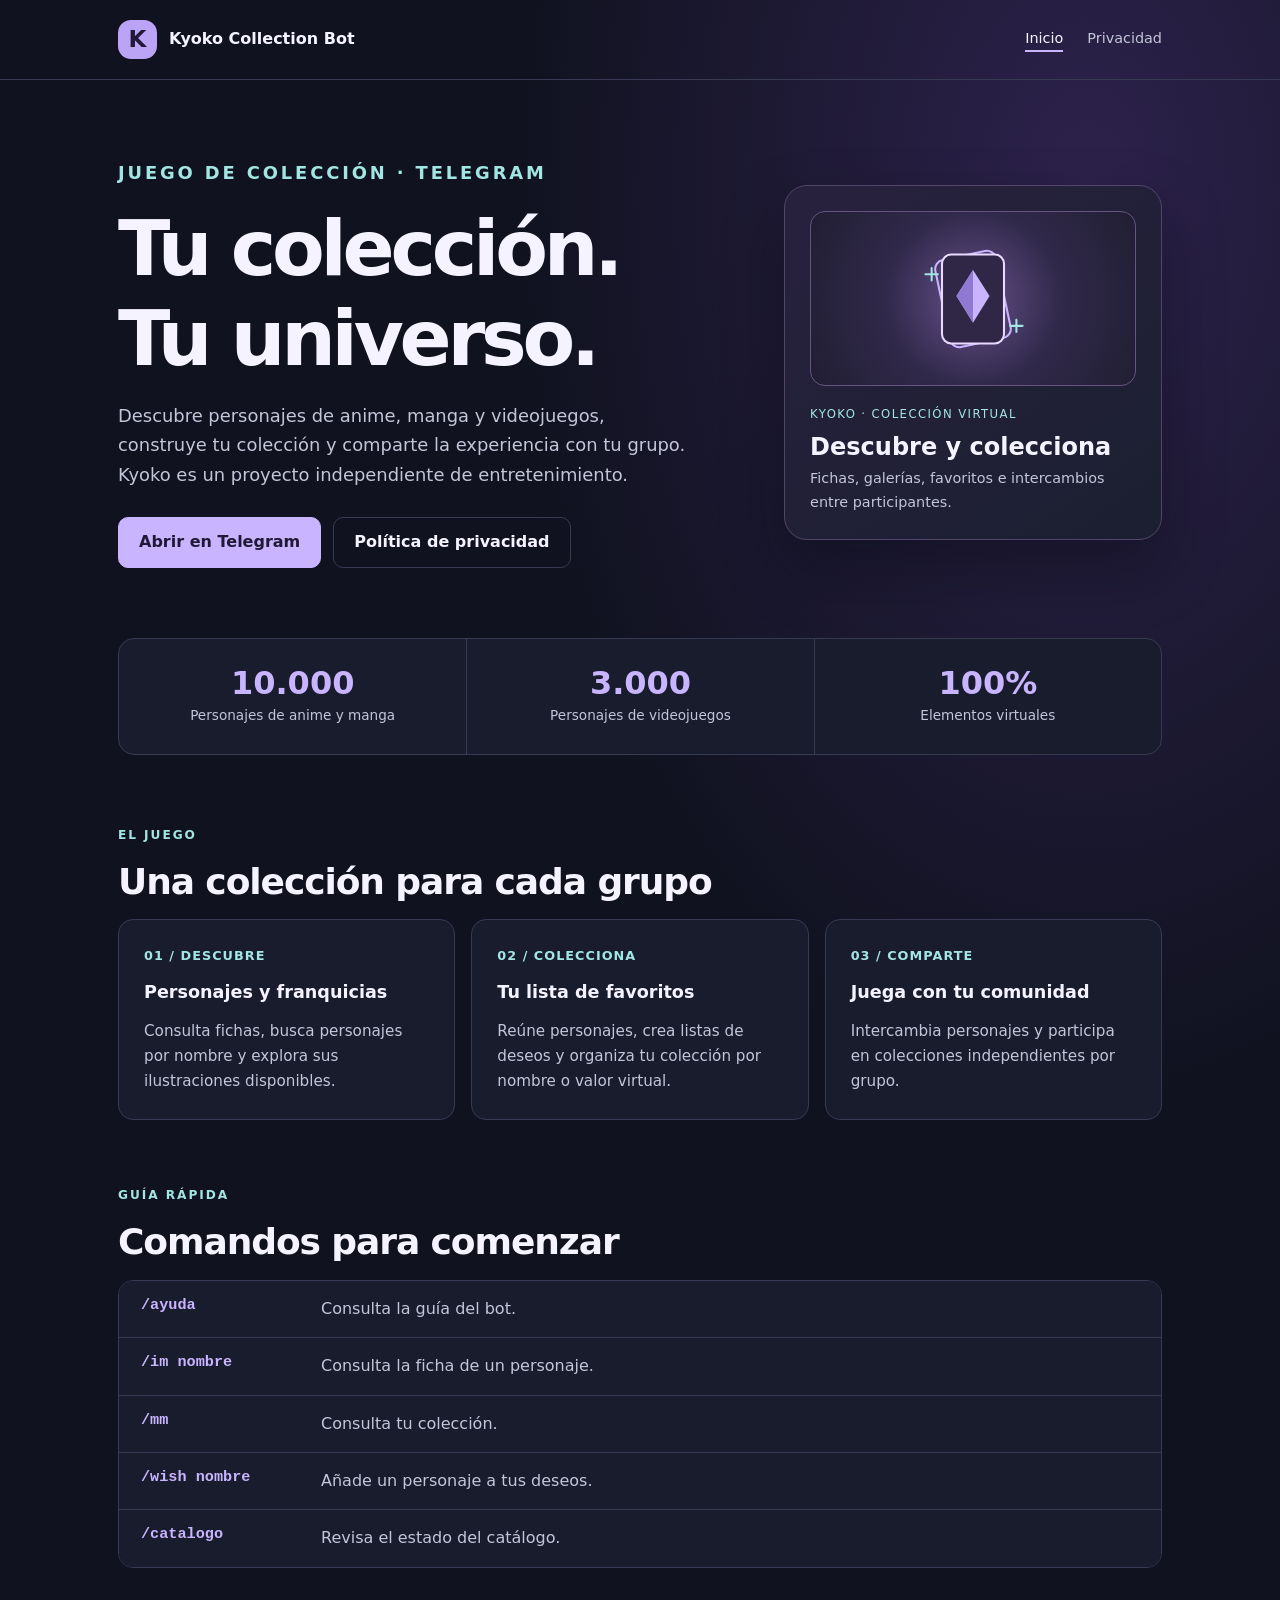
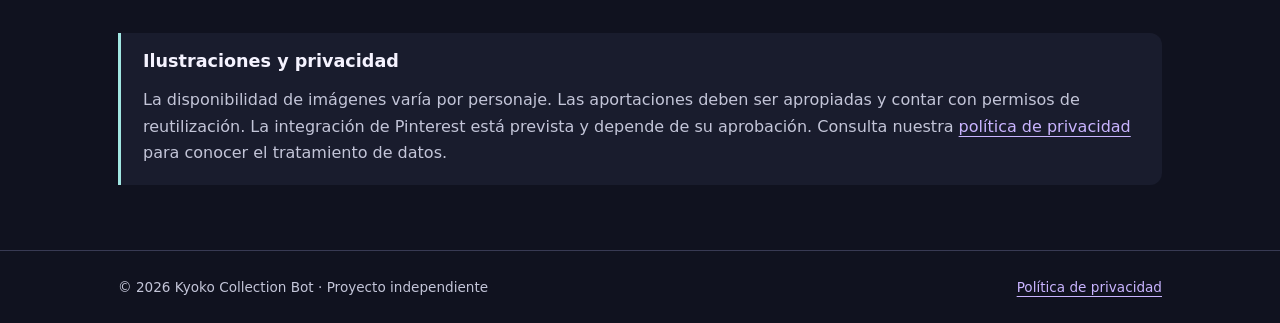
<file: index.html>
<!doctype html>
<html lang="es"><head><meta charset="utf-8"><meta name="viewport" content="width=device-width, initial-scale=1"><meta name="description" content="Kyoko Collection Bot, un juego de colección de personajes ficticios de anime, manga y videojuegos en Telegram."><title>Kyoko Collection Bot — Inicio</title><link rel="stylesheet" href="styles.css"></head><body>
<a class="skip" href="#contenido">Ir al contenido</a>
<header><div class="wrap nav"><a class="brand" href="index.html"><span class="mark" aria-hidden="true">K</span> Kyoko Collection Bot</a><nav aria-label="Navegación principal"><a href="index.html" aria-current="page">Inicio</a><a href="privacy.html">Privacidad</a></nav></div></header>
<main class="wrap" id="contenido"><section class="hero"><div><p class="eyebrow">Juego de colección · Telegram</p><h1>Tu colección.<br>Tu universo.</h1><p>Descubre personajes de anime, manga y videojuegos, construye tu colección y comparte la experiencia con tu grupo. Kyoko es un proyecto independiente de entretenimiento.</p><div class="actions"><a class="btn primary" href="https://t.me/KyokoMudaeBot">Abrir en Telegram</a><a class="btn" href="privacy.html">Política de privacidad</a></div></div><div class="preview"><div class="illustration" aria-hidden="true"><svg viewBox="0 0 120 120" fill="none" xmlns="http://www.w3.org/2000/svg"><rect x="30" y="17" width="60" height="86" rx="9" stroke="#c9b4ff" stroke-width="2" transform="rotate(-12 60 60)"/><rect x="30" y="17" width="60" height="86" rx="9" fill="#302746" stroke="#e7d9ff" stroke-width="2"/><path d="M60 32 76 57 60 83 44 57Z" fill="#c9b4ff"/><path d="M60 32 60 83 44 57Z" fill="#8f79d2"/><path d="M20 30v12m-6-6h12m76 44v12m-6-6h12" stroke="#a1e6e2" stroke-width="2" stroke-linecap="round"/></svg></div><p class="caption">Kyoko · Colección virtual</p><h3>Descubre y colecciona</h3><p>Fichas, galerías, favoritos e intercambios entre participantes.</p></div></section>
<div class="stats" aria-label="Catálogo objetivo"><div class="stat"><strong>10.000</strong><span>Personajes de anime y manga</span></div><div class="stat"><strong>3.000</strong><span>Personajes de videojuegos</span></div><div class="stat"><strong>100%</strong><span>Elementos virtuales</span></div></div>
<section class="section"><p class="eyebrow">El juego</p><h2>Una colección para cada grupo</h2><div class="cards"><article class="card"><div class="num">01 / DESCUBRE</div><h3>Personajes y franquicias</h3><p>Consulta fichas, busca personajes por nombre y explora sus ilustraciones disponibles.</p></article><article class="card"><div class="num">02 / COLECCIONA</div><h3>Tu lista de favoritos</h3><p>Reúne personajes, crea listas de deseos y organiza tu colección por nombre o valor virtual.</p></article><article class="card"><div class="num">03 / COMPARTE</div><h3>Juega con tu comunidad</h3><p>Intercambia personajes y participa en colecciones independientes por grupo.</p></article></div></section>
<section class="section"><p class="eyebrow">Guía rápida</p><h2>Comandos para comenzar</h2><div class="commands"><div class="command"><code>/ayuda</code><span>Consulta la guía del bot.</span></div><div class="command"><code>/im nombre</code><span>Consulta la ficha de un personaje.</span></div><div class="command"><code>/mm</code><span>Consulta tu colección.</span></div><div class="command"><code>/wish nombre</code><span>Añade un personaje a tus deseos.</span></div><div class="command"><code>/catalogo</code><span>Revisa el estado del catálogo.</span></div></div></section>
<section class="section"><div class="note"><h3>Ilustraciones y privacidad</h3><p>La disponibilidad de imágenes varía por personaje. Las aportaciones deben ser apropiadas y contar con permisos de reutilización. La integración de Pinterest está prevista y depende de su aprobación. Consulta nuestra <a href="privacy.html">política de privacidad</a> para conocer el tratamiento de datos.</p></div></section></main>
<footer><div class="wrap foot"><span>© 2026 Kyoko Collection Bot · Proyecto independiente</span><a href="privacy.html">Política de privacidad</a></div></footer></body></html>
</file>
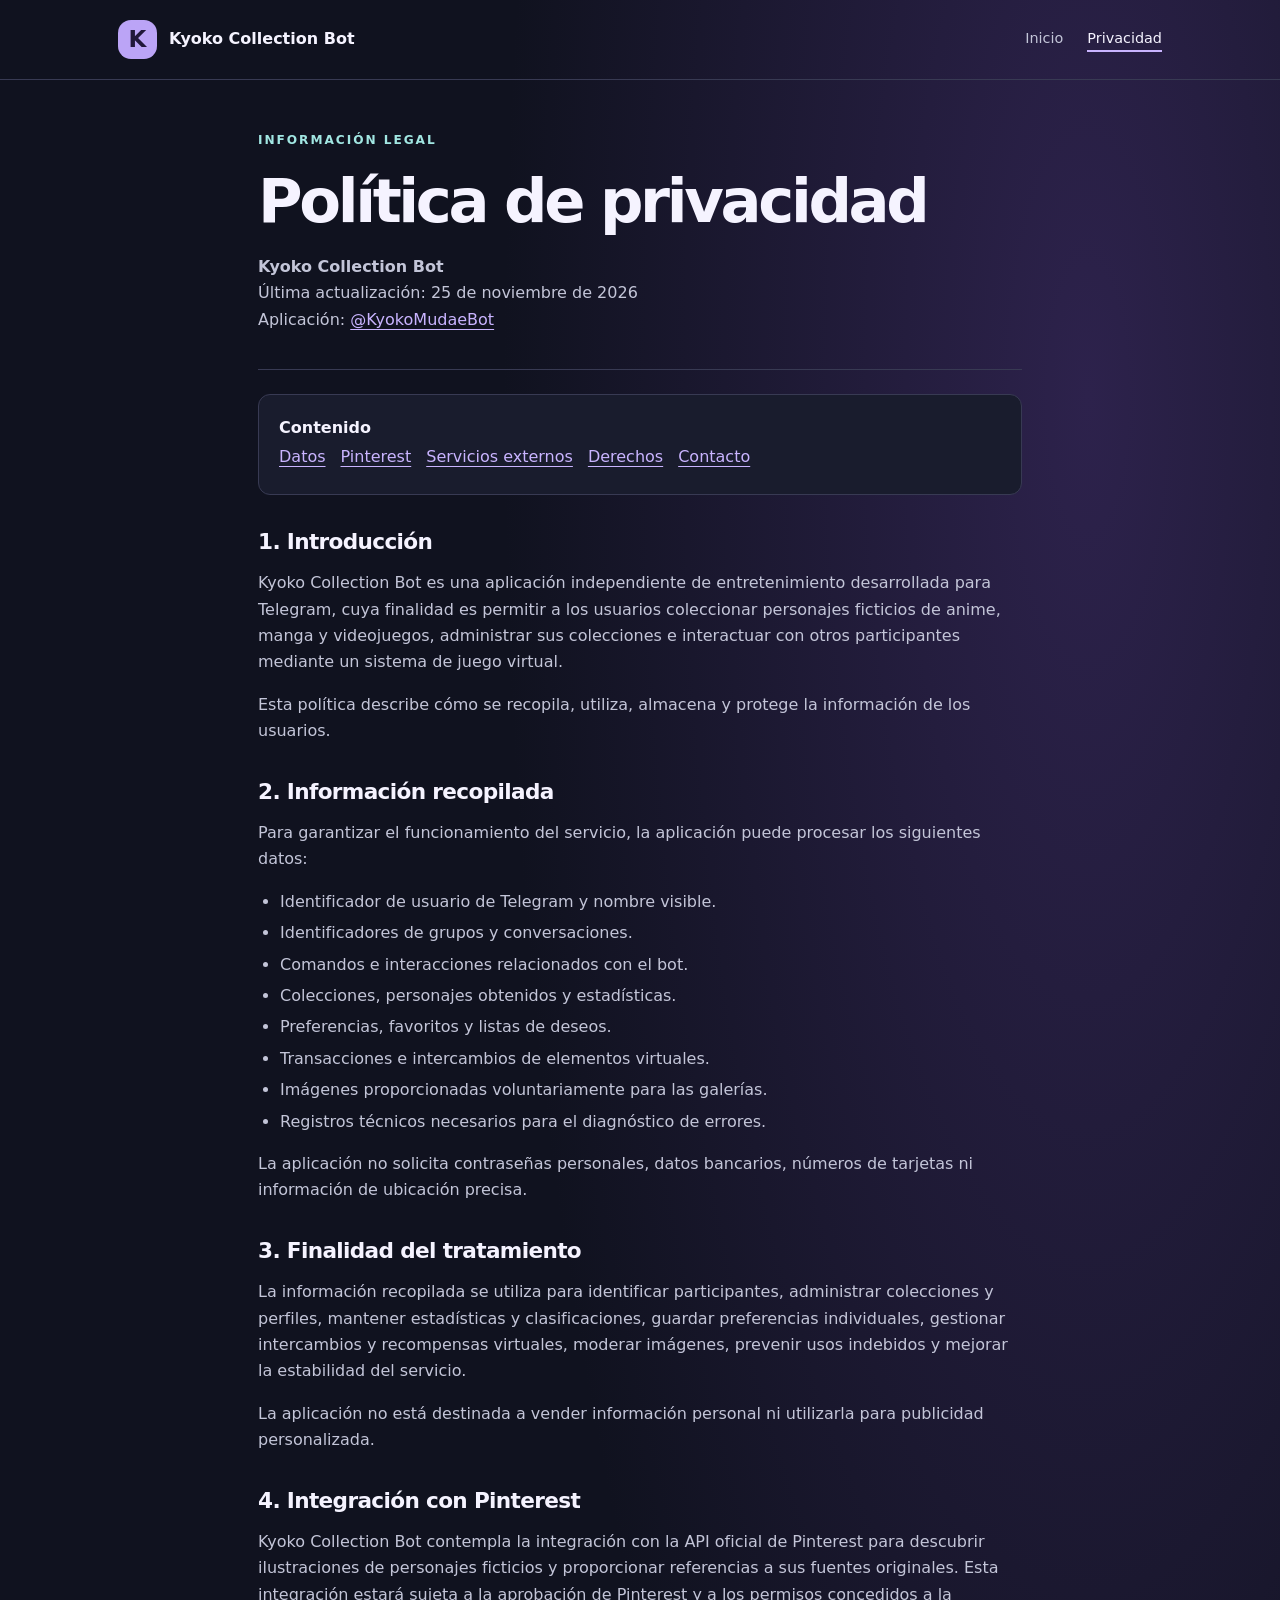
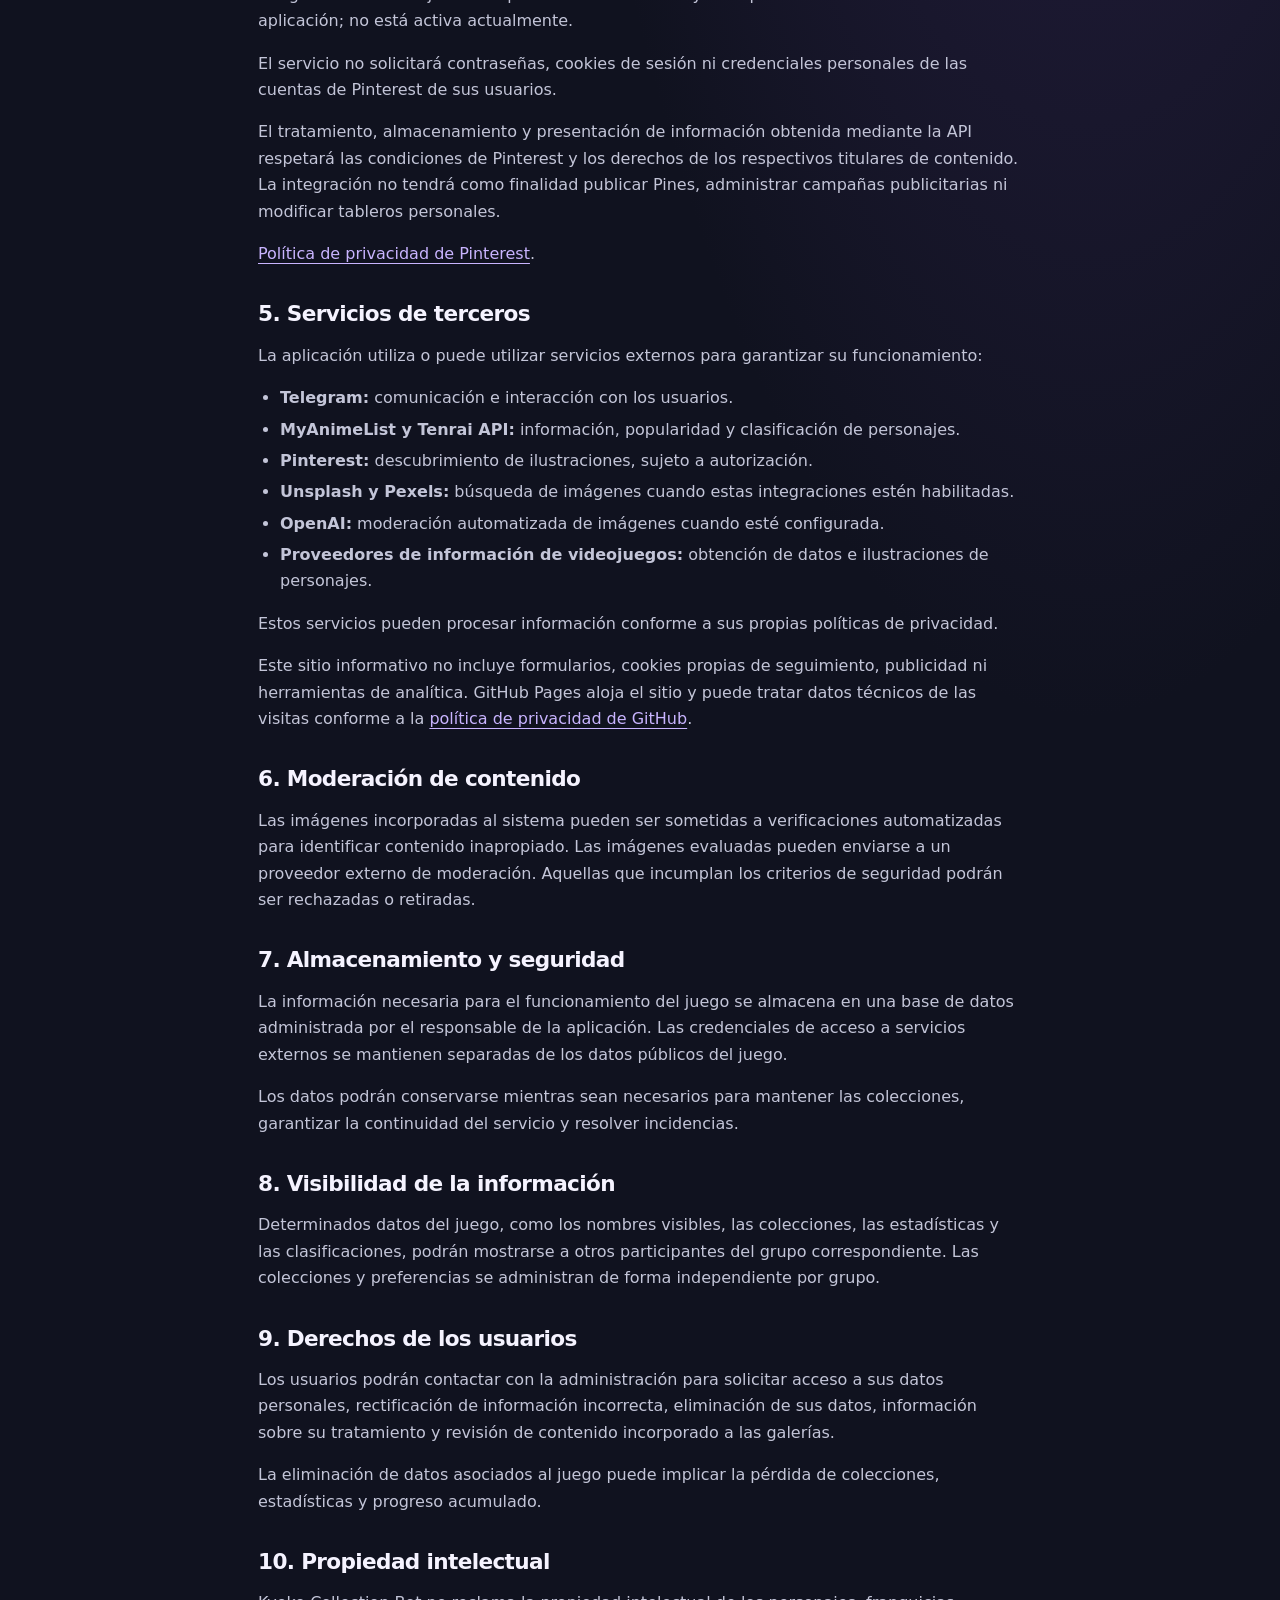
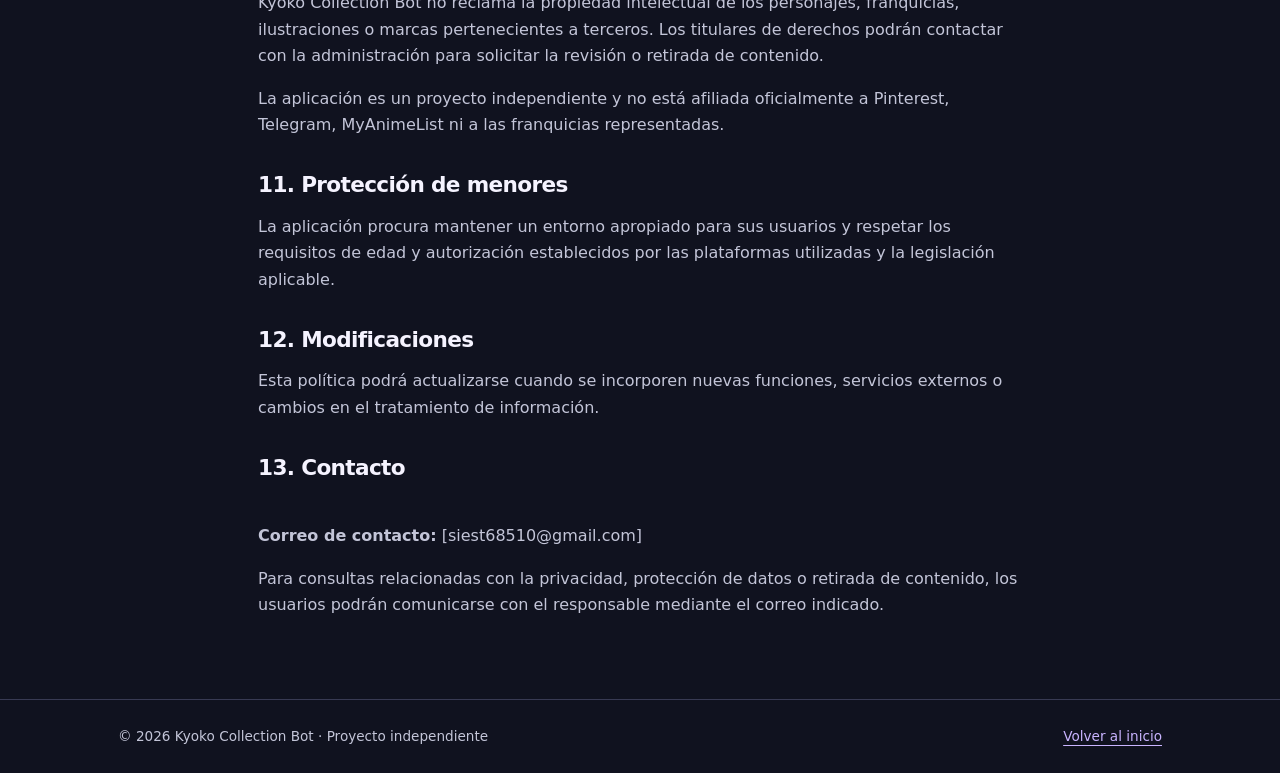
<file: privacy.html>
<!doctype html><html lang="es"><head><meta charset="utf-8"><meta name="viewport" content="width=device-width, initial-scale=1"><meta name="description" content="Política de privacidad de Kyoko Collection Bot: tratamiento de datos, servicios externos y derechos de los usuarios."><title>Política de privacidad — Kyoko Collection Bot</title><link rel="stylesheet" href="styles.css"></head><body>
<a class="skip" href="#contenido">Ir al contenido</a><header><div class="wrap nav"><a class="brand" href="index.html"><span class="mark" aria-hidden="true">K</span> Kyoko Collection Bot</a><nav aria-label="Navegación principal"><a href="index.html">Inicio</a><a href="privacy.html" aria-current="page">Privacidad</a></nav></div></header>
<main class="wrap policy" id="contenido"><p class="eyebrow">Información legal</p><h1>Política de privacidad</h1><div class="meta"><p><strong>Kyoko Collection Bot</strong><br>Última actualización: 25 de noviembre de 2026<br>Aplicación: <a href="https://t.me/KyokoMudaeBot">@KyokoMudaeBot</a></p></div>
<nav class="toc" aria-label="Contenido de la política"><strong>Contenido</strong><br><a href="#datos">Datos</a><a href="#pinterest">Pinterest</a><a href="#terceros">Servicios externos</a><a href="#derechos">Derechos</a><a href="#contacto">Contacto</a></nav>
<section><h2>1. Introducción</h2><p>Kyoko Collection Bot es una aplicación independiente de entretenimiento desarrollada para Telegram, cuya finalidad es permitir a los usuarios coleccionar personajes ficticios de anime, manga y videojuegos, administrar sus colecciones e interactuar con otros participantes mediante un sistema de juego virtual.</p><p>Esta política describe cómo se recopila, utiliza, almacena y protege la información de los usuarios.</p></section>
<section id="datos"><h2>2. Información recopilada</h2><p>Para garantizar el funcionamiento del servicio, la aplicación puede procesar los siguientes datos:</p><ul><li>Identificador de usuario de Telegram y nombre visible.</li><li>Identificadores de grupos y conversaciones.</li><li>Comandos e interacciones relacionados con el bot.</li><li>Colecciones, personajes obtenidos y estadísticas.</li><li>Preferencias, favoritos y listas de deseos.</li><li>Transacciones e intercambios de elementos virtuales.</li><li>Imágenes proporcionadas voluntariamente para las galerías.</li><li>Registros técnicos necesarios para el diagnóstico de errores.</li></ul><p>La aplicación no solicita contraseñas personales, datos bancarios, números de tarjetas ni información de ubicación precisa.</p></section>
<section><h2>3. Finalidad del tratamiento</h2><p>La información recopilada se utiliza para identificar participantes, administrar colecciones y perfiles, mantener estadísticas y clasificaciones, guardar preferencias individuales, gestionar intercambios y recompensas virtuales, moderar imágenes, prevenir usos indebidos y mejorar la estabilidad del servicio.</p><p>La aplicación no está destinada a vender información personal ni utilizarla para publicidad personalizada.</p></section>
<section id="pinterest"><h2>4. Integración con Pinterest</h2><p>Kyoko Collection Bot contempla la integración con la API oficial de Pinterest para descubrir ilustraciones de personajes ficticios y proporcionar referencias a sus fuentes originales. Esta integración estará sujeta a la aprobación de Pinterest y a los permisos concedidos a la aplicación; no está activa actualmente.</p><p>El servicio no solicitará contraseñas, cookies de sesión ni credenciales personales de las cuentas de Pinterest de sus usuarios.</p><p>El tratamiento, almacenamiento y presentación de información obtenida mediante la API respetará las condiciones de Pinterest y los derechos de los respectivos titulares de contenido. La integración no tendrá como finalidad publicar Pines, administrar campañas publicitarias ni modificar tableros personales.</p><p><a href="https://policy.pinterest.com/es/privacy-policy">Política de privacidad de Pinterest</a>.</p></section>
<section id="terceros"><h2>5. Servicios de terceros</h2><p>La aplicación utiliza o puede utilizar servicios externos para garantizar su funcionamiento:</p><ul><li><strong>Telegram:</strong> comunicación e interacción con los usuarios.</li><li><strong>MyAnimeList y Tenrai API:</strong> información, popularidad y clasificación de personajes.</li><li><strong>Pinterest:</strong> descubrimiento de ilustraciones, sujeto a autorización.</li><li><strong>Unsplash y Pexels:</strong> búsqueda de imágenes cuando estas integraciones estén habilitadas.</li><li><strong>OpenAI:</strong> moderación automatizada de imágenes cuando esté configurada.</li><li><strong>Proveedores de información de videojuegos:</strong> obtención de datos e ilustraciones de personajes.</li></ul><p>Estos servicios pueden procesar información conforme a sus propias políticas de privacidad.</p><p>Este sitio informativo no incluye formularios, cookies propias de seguimiento, publicidad ni herramientas de analítica. GitHub Pages aloja el sitio y puede tratar datos técnicos de las visitas conforme a la <a href="https://docs.github.com/en/site-policy/privacy-policies/github-general-privacy-statement">política de privacidad de GitHub</a>.</p></section>
<section><h2>6. Moderación de contenido</h2><p>Las imágenes incorporadas al sistema pueden ser sometidas a verificaciones automatizadas para identificar contenido inapropiado. Las imágenes evaluadas pueden enviarse a un proveedor externo de moderación. Aquellas que incumplan los criterios de seguridad podrán ser rechazadas o retiradas.</p></section>
<section><h2>7. Almacenamiento y seguridad</h2><p>La información necesaria para el funcionamiento del juego se almacena en una base de datos administrada por el responsable de la aplicación. Las credenciales de acceso a servicios externos se mantienen separadas de los datos públicos del juego.</p><p>Los datos podrán conservarse mientras sean necesarios para mantener las colecciones, garantizar la continuidad del servicio y resolver incidencias.</p></section>
<section><h2>8. Visibilidad de la información</h2><p>Determinados datos del juego, como los nombres visibles, las colecciones, las estadísticas y las clasificaciones, podrán mostrarse a otros participantes del grupo correspondiente. Las colecciones y preferencias se administran de forma independiente por grupo.</p></section>
<section id="derechos"><h2>9. Derechos de los usuarios</h2><p>Los usuarios podrán contactar con la administración para solicitar acceso a sus datos personales, rectificación de información incorrecta, eliminación de sus datos, información sobre su tratamiento y revisión de contenido incorporado a las galerías.</p><p>La eliminación de datos asociados al juego puede implicar la pérdida de colecciones, estadísticas y progreso acumulado.</p></section>
<section><h2>10. Propiedad intelectual</h2><p>Kyoko Collection Bot no reclama la propiedad intelectual de los personajes, franquicias, ilustraciones o marcas pertenecientes a terceros. Los titulares de derechos podrán contactar con la administración para solicitar la revisión o retirada de contenido.</p><p>La aplicación es un proyecto independiente y no está afiliada oficialmente a Pinterest, Telegram, MyAnimeList ni a las franquicias representadas.</p></section>
<section><h2>11. Protección de menores</h2><p>La aplicación procura mantener un entorno apropiado para sus usuarios y respetar los requisitos de edad y autorización establecidos por las plataformas utilizadas y la legislación aplicable.</p></section>
<section><h2>12. Modificaciones</h2><p>Esta política podrá actualizarse cuando se incorporen nuevas funciones, servicios externos o cambios en el tratamiento de información.</p></section>
<section id="contacto"><h2>13. Contacto</h2><!-- Antes de publicar, sustituir los dos campos por datos reales del responsable autorizado y un correo exclusivo del proyecto. No publicar datos personales innecesarios. --><p><br><strong>Correo de contacto:</strong> [siest68510@gmail.com]</p><p>Para consultas relacionadas con la privacidad, protección de datos o retirada de contenido, los usuarios podrán comunicarse con el responsable mediante el correo indicado.</p></section>
</main><footer><div class="wrap foot"><span>© 2026 Kyoko Collection Bot · Proyecto independiente</span><a href="index.html">Volver al inicio</a></div></footer></body></html>
</file>
<file: styles.css>
:root{color-scheme:dark;--bg:#10121f;--panel:#191c2d;--ink:#f5f3ff;--muted:#c3c5d8;--accent:#c9b4ff;--line:#383a53;--cyan:#a1e6e2}*{box-sizing:border-box}html{scroll-behavior:smooth}body{margin:0;background:radial-gradient(ellipse at 85% 10%,#2d224c 0,transparent 38%),var(--bg);color:var(--ink);font:16px/1.65 system-ui,-apple-system,BlinkMacSystemFont,'Segoe UI',sans-serif}a{color:var(--accent);text-underline-offset:4px}a:focus-visible{outline:3px solid var(--cyan);outline-offset:5px}header{border-bottom:1px solid var(--line)}.wrap{max-width:1100px;margin:auto;padding:0 28px}.nav{display:flex;justify-content:space-between;align-items:center;gap:24px;padding-top:20px;padding-bottom:20px;flex-wrap:wrap}.brand{display:flex;align-items:center;gap:12px;color:var(--ink);text-decoration:none;font-weight:750}.mark{width:39px;height:39px;display:grid;place-items:center;background:#bba4f6;color:#21183a;border-radius:13px;font-size:23px;font-weight:900}.nav nav{display:flex;gap:24px;flex-wrap:wrap}.nav nav a{font-size:.9rem;text-decoration:none;color:var(--muted)}.nav nav a[aria-current=page]{color:var(--ink);border-bottom:2px solid var(--accent)}.hero{display:grid;grid-template-columns:1.3fr .8fr;gap:52px;align-items:center;padding-top:78px;padding-bottom:70px}.eyebrow{color:var(--cyan);font-size:.76rem;letter-spacing:.16em;font-weight:750;text-transform:uppercase}h1,h2,h3{line-height:1.18;margin:0 0 16px}h1{font-size:clamp(2.5rem,6vw,4.8rem);letter-spacing:-.055em}h2{font-size:clamp(1.55rem,3vw,2.25rem);letter-spacing:-.03em}h3{font-size:1.1rem}p{margin:0 0 16px;color:var(--muted)}.hero p{font-size:1.12rem;max-width:570px}.actions{display:flex;gap:12px;flex-wrap:wrap;margin-top:28px}.btn{display:inline-block;padding:11px 20px;border:1px solid var(--line);border-radius:10px;text-decoration:none;font-weight:700;color:var(--ink)}.btn.primary{background:var(--accent);color:#201936;border-color:var(--accent)}.preview{border:1px solid #534568;background:linear-gradient(145deg,#28213e,#1b1f31);padding:25px;border-radius:23px;box-shadow:0 28px 60px #08091266}.illustration{height:175px;border:1px solid #665581;border-radius:15px;display:grid;place-items:center;background:radial-gradient(circle at 50% 50%,#66508b 0, #30294a 48%,#211e33 100%);overflow:hidden}.illustration svg{width:124px;height:124px}.preview .caption{font-size:.73rem;letter-spacing:.12em;text-transform:uppercase;color:var(--cyan);margin:19px 0 8px}.preview h3{font-size:1.5rem;margin:0 0 6px}.preview p{font-size:.9rem;margin:0}.stats{display:grid;grid-template-columns:repeat(3,1fr);border:1px solid var(--line);border-radius:16px;background:var(--panel);margin-bottom:70px}.stat{padding:25px;text-align:center}.stat+.stat{border-left:1px solid var(--line)}.stat strong{display:block;color:var(--accent);font-size:2rem;line-height:1.2}.stat span{color:var(--muted);font-size:.85rem}.section{padding-bottom:65px}.cards{display:grid;grid-template-columns:repeat(3,1fr);gap:16px}.card{background:var(--panel);border:1px solid var(--line);border-radius:15px;padding:25px}.card .num{font-size:.8rem;font-weight:700;color:var(--cyan);letter-spacing:.08em;margin-bottom:16px}.card p{margin:0;font-size:.95rem}.commands{border:1px solid var(--line);border-radius:15px;overflow:hidden}.command{display:grid;grid-template-columns:160px 1fr;gap:20px;background:var(--panel);padding:15px 22px}.command+.command{border-top:1px solid var(--line)}code{color:var(--accent);font:600 .95rem ui-monospace,Consolas,monospace}.command span{color:var(--muted)}.note{padding:18px 22px;border-left:3px solid var(--cyan);background:var(--panel);border-radius:0 12px 12px 0}.note p:last-child{margin:0}footer{border-top:1px solid var(--line);padding:25px 0;color:var(--muted);font-size:.85rem}.foot{display:flex;justify-content:space-between;gap:16px;flex-wrap:wrap}.policy{max-width:820px;padding-top:50px;padding-bottom:65px}.policy h1{font-size:clamp(2.3rem,5vw,3.8rem)}.policy h2{font-size:1.35rem;margin-top:34px}.policy ul{color:var(--muted);padding-left:22px}.policy li{margin:5px 0}.policy .meta{border-bottom:1px solid var(--line);padding-bottom:20px}.policy a{overflow-wrap:anywhere}.toc{padding:20px;background:var(--panel);border:1px solid var(--line);border-radius:12px;margin:24px 0}.toc a{display:inline-block;margin:3px 15px 3px 0}.skip{position:absolute;left:-9999px}.skip:focus{left:12px;top:12px;z-index:99;background:var(--panel);padding:12px}@media(max-width:720px){.wrap{padding-left:18px;padding-right:18px}.hero{grid-template-columns:1fr;gap:30px;padding-top:45px;padding-bottom:40px}.cards{grid-template-columns:1fr}.stats{margin-bottom:45px}.stat{padding:15px 7px}.stat strong{font-size:1.4rem}.stat span{font-size:.73rem}.command{grid-template-columns:1fr;gap:3px;padding:13px 16px}.section{padding-bottom:42px}.nav{gap:12px}.nav nav{gap:16px}}@media(prefers-reduced-motion:reduce){html{scroll-behavior:auto}}
</file>
